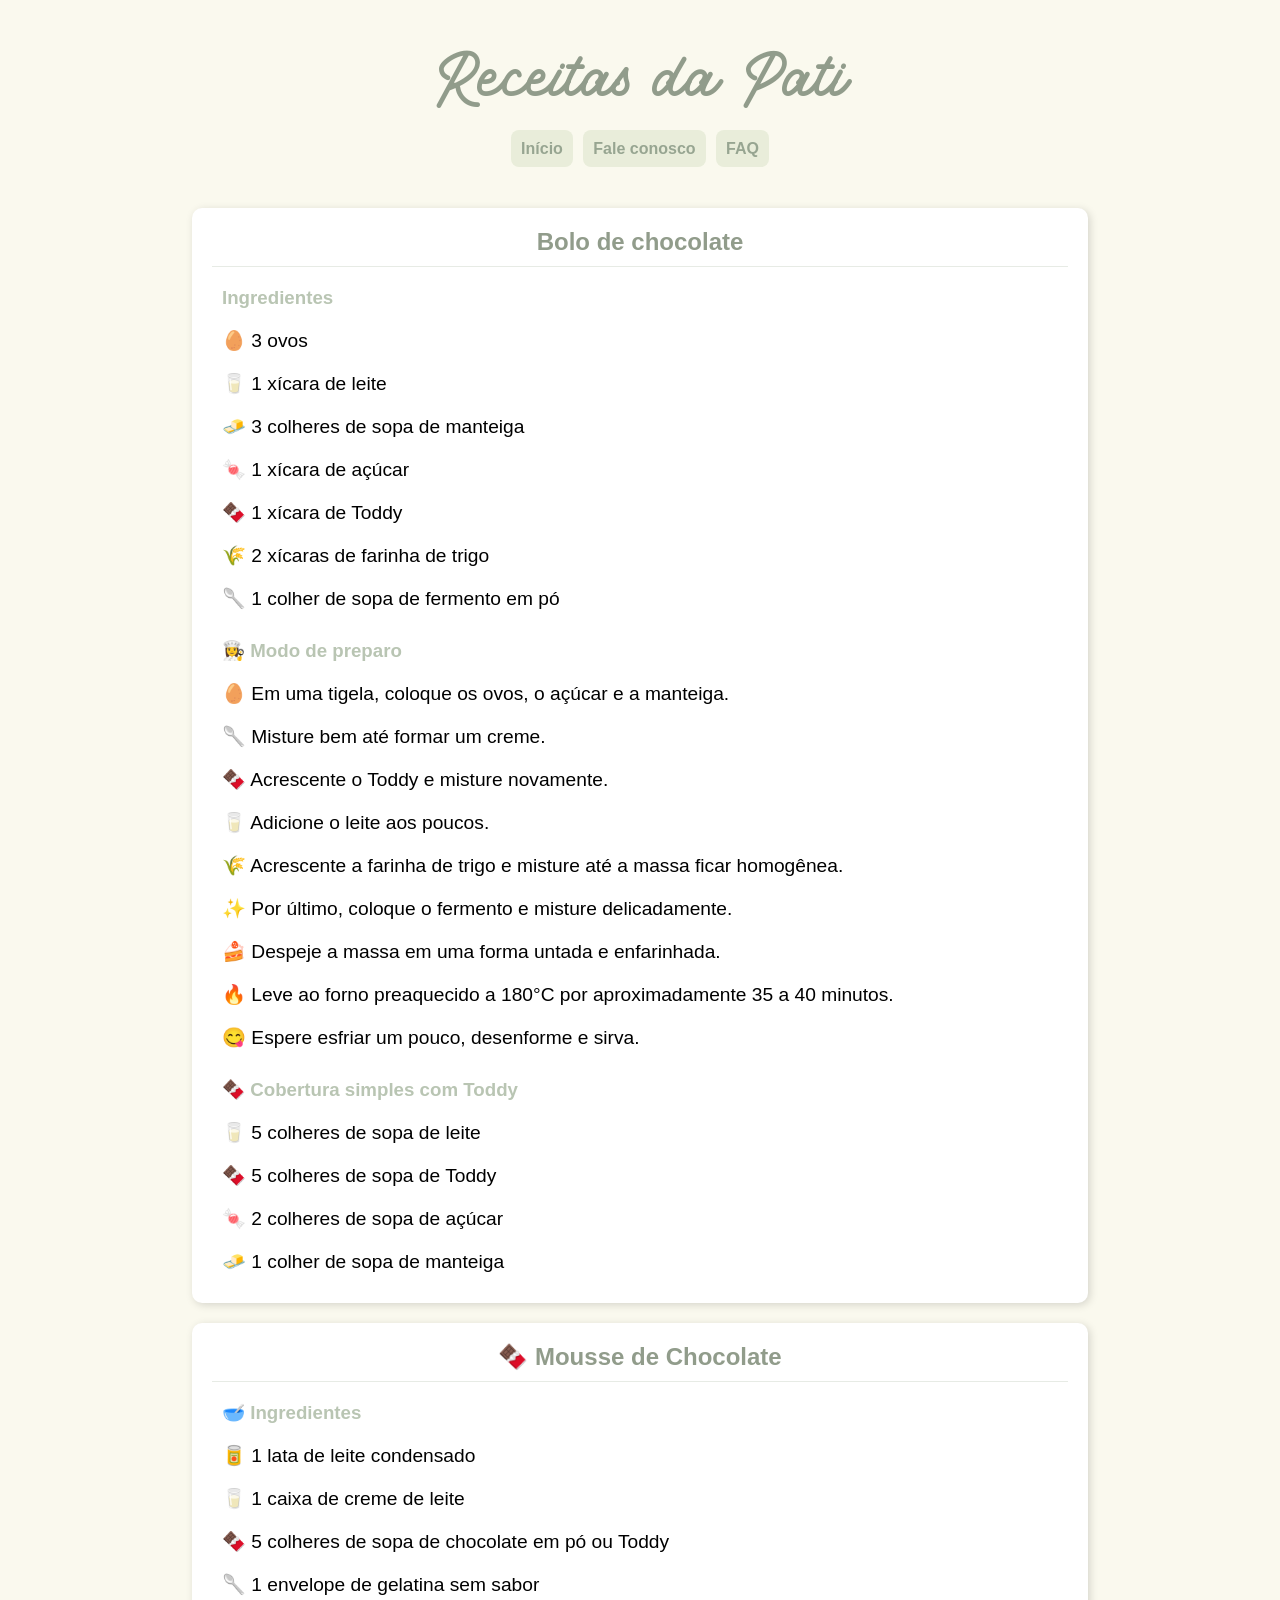
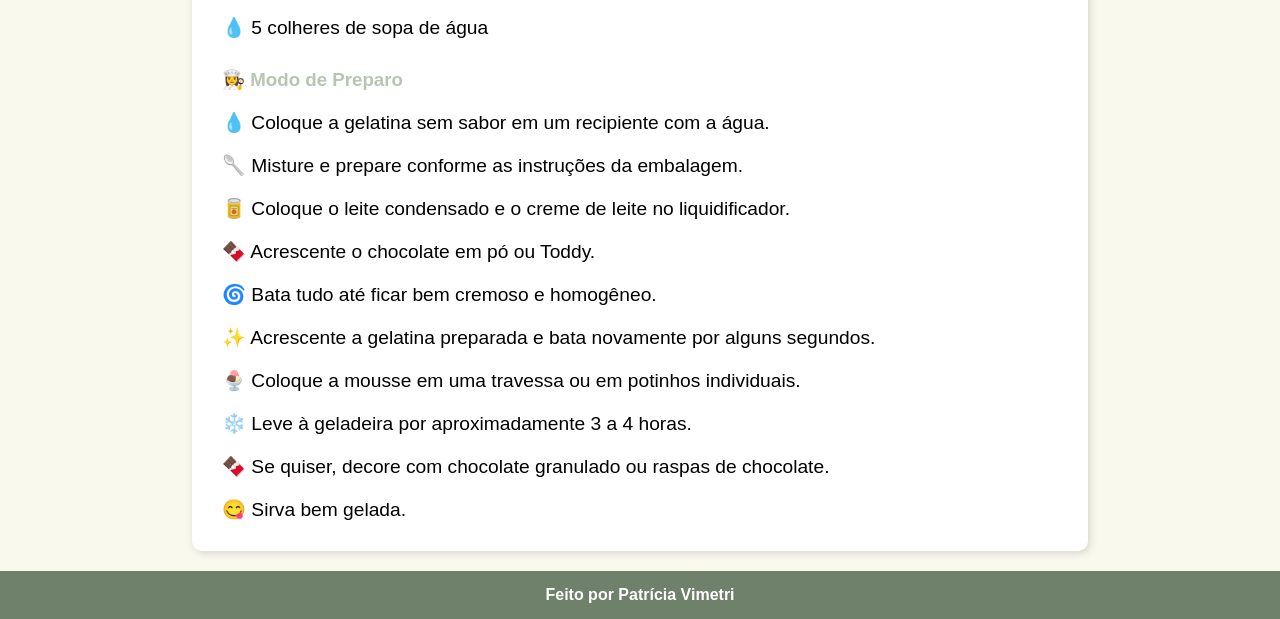
<file: index.html>
<!DOCTYPE html>
<html lang="pt-BR">
<head>
    <meta charset="UTF-8">
    <meta name="viewport" content="width=device-width, initial-scale=1.0">
         <link rel="stylesheet" href="https://fonts.googleapis.com/css2?family=Material+Symbols+Outlined:opsz,wght,FILL,GRAD@20..48,100..700,0..1,-50..200&icon_names=menu" />
    <link rel="stylesheet" href="estilo/style.css">
    <link rel="stylesheet" href="estilo/mediaqueries.css">
    <link rel="shortcut icon" href="estilo/favicon.png" type="image/x-icon">

    <title>Receitas da Pati</title>
</head>
<body onresize="mudouTamanho()">
    <header>
        <h1>Receitas da Pati</h1>
         <span class="material-symbols-outlined" onclick="menuclick()">
menu
</span>
        <menu id="itens">
            <ul>
                <li><a href="index.html">Início</a></li>
                <li><a href="#">Fale conosco</a></li>
                <li><a href="#">FAQ</a></li>
            </ul>
        </menu>
    </header>
<main>
    <article>
        <h1> Bolo de chocolate</h1>
        
        <h3>Ingredientes</h3>
        <ul>
    <li>🥚 3 ovos</li>
    <li>🥛 1 xícara de leite</li>
    <li>🧈 3 colheres de sopa de manteiga</li>
    <li>🍬 1 xícara de açúcar</li>
    <li>🍫 1 xícara de Toddy</li>
    <li>🌾 2 xícaras de farinha de trigo</li>
    <li>🥄 1 colher de sopa de fermento em pó</li>
</ul>

<h3>👩‍🍳 Modo de preparo</h3>

<ol>
    <li>🥚 Em uma tigela, coloque os ovos, o açúcar e a manteiga.</li>
    
    <li>🥄 Misture bem até formar um creme.</li>
    
    <li>🍫 Acrescente o Toddy e misture novamente.</li>
    
    <li>🥛 Adicione o leite aos poucos.</li>
    
    <li>🌾 Acrescente a farinha de trigo e misture até a massa ficar homogênea.</li>
    
    <li>✨ Por último, coloque o fermento e misture delicadamente.</li>
    
    <li>🍰 Despeje a massa em uma forma untada e enfarinhada.</li>
    
    <li>🔥 Leve ao forno preaquecido a 180°C por aproximadamente 35 a 40 minutos.</li>
    
    <li>😋 Espere esfriar um pouco, desenforme e sirva.</li>
</ol>

<h3>🍫 Cobertura simples com Toddy</h3>


<ul>
    <li>🥛 5 colheres de sopa de leite</li>
    <li>🍫 5 colheres de sopa de Toddy</li>
    <li>🍬 2 colheres de sopa de açúcar</li>
    <li>🧈 1 colher de sopa de manteiga</li>
</ul>
    </article>

    <article>
        <h1>🍫 Mousse de Chocolate</h1>

<h3>🥣 Ingredientes</h3>

<ul>
    <li>🥫 1 lata de leite condensado</li>
    <li>🥛 1 caixa de creme de leite</li>
    <li>🍫 5 colheres de sopa de chocolate em pó ou Toddy</li>
    <li>🥄 1 envelope de gelatina sem sabor</li>
    <li>💧 5 colheres de sopa de água</li>
</ul>

<h3>👩‍🍳 Modo de Preparo</h3>

<ol>
    <li>💧 Coloque a gelatina sem sabor em um recipiente com a água.</li>

    <li>🥄 Misture e prepare conforme as instruções da embalagem.</li>

    <li>🥫 Coloque o leite condensado e o creme de leite no liquidificador.</li>

    <li>🍫 Acrescente o chocolate em pó ou Toddy.</li>

    <li>🌀 Bata tudo até ficar bem cremoso e homogêneo.</li>

    <li>✨ Acrescente a gelatina preparada e bata novamente por alguns segundos.</li>

    <li>🍨 Coloque a mousse em uma travessa ou em potinhos individuais.</li>

    <li>❄️ Leve à geladeira por aproximadamente 3 a 4 horas.</li>

    <li>🍫 Se quiser, decore com chocolate granulado ou raspas de chocolate.</li>

    <li>😋 Sirva bem gelada.</li>
</ol>
    </article>
</main>

<footer>
    <p>Feito por Patrícia Vimetri</p>
</footer>
 <script>
    function menuclick(){
        if (itens.style.display == 'block'){
            itens.style.display = 'none';
        } else {
            itens.style.display = 'block';
        }
    }

    function mudouTamanho(){
        if(window.innerWidth >= 768){
            itens.style.display = 'block';
        } else {
            itens.style.display ='none';
        }
    }
 </script>
</body>
</html>
</file>
<file: estilo/style.css>
@charset "UTF-8";

@font-face {
    font-family: 'SweetCandy';
    src: url('../fonts/SweetCandy.ttf') format('truetype');
}

* {
    margin: 0;
    padding: 0;
    box-sizing: border-box;
}

body,
html {
    background-color: #FAF9EE;
    font-family: Arial, Helvetica, sans-serif;
      height: 100%;
  margin: 0;

}

body{
      display: grid;
  grid-template-rows: auto 1fr auto; 
}

header {
    text-align: center;
}

header h1 {
    font-family: 'SweetCandy';
    font-size: 4em;
    text-align: center;
    color: #919c8b;
    font-weight: normal;
    padding-top: 50px;
    line-height: .9;
}


/* MENU */

menu {
    display: none;
    margin: 20px;
    padding-bottom: 10px;
    cursor: pointer;

}

menu ul {
    padding: 0;
}

menu li {
    border-radius: 8px;
    font-weight: bold;
    background-color: #d1dcc070;
    padding: 10px;
    margin: 3px;
     color: #97a591;
    list-style-type: none;
}

menu li a {
    text-decoration: none;
    color: #97a591;
}

menu li a:link {
    color: #97a591;
}

menu li a:visited {
    color: #97a591;
}

menu li a:hover {
    color: #6f806b;
}

menu li a:active {
    color: #97a591;
}

.material-symbols-outlined{
    margin-top: 20px;
    display: block;
    color: #6f806b; 
  }

/* CONTEÚDO PRINCIPAL */

main {
    margin: auto;
    display: block;
    width: 80vw;
}

main h1 {
    color: #919c8b;
    text-align: center;
}

/* RECEITAS */

article {
    background-color: white;
    padding: 20px;
    margin: 20px 0;
    border-radius: 10px;
    box-shadow: 2px 2px 8px rgba(0, 0, 0, 0.15);
}

article h1 {
    border-bottom: 1px solid #274b171c;
    padding-bottom: 10px;
}

article h3 {
    color: #b9c5b3;
    margin-top: 10px;
}

article h2,
article h3,
article li {
    padding: 10px;
}

article li {
    list-style-type: none;
  font-size: 1.2em;
}

footer{
    color: white;
    font-weight: bold;
    background-color: #6f806b;
    padding: 15px;
    text-align: center;
}
</file>
<file: estilo/mediaqueries.css>
@charset "UTF-8";

@media screen and (min-width: 768px) {
    main {
        width: 70vw;
    }

    header h1 {
        padding-bottom: 12px;
    }


    menu {
        display: block;
    }
    menu li{
        display: inline;
    }
    .material-symbols-outlined{
        display: none;
    }

}
</file>
